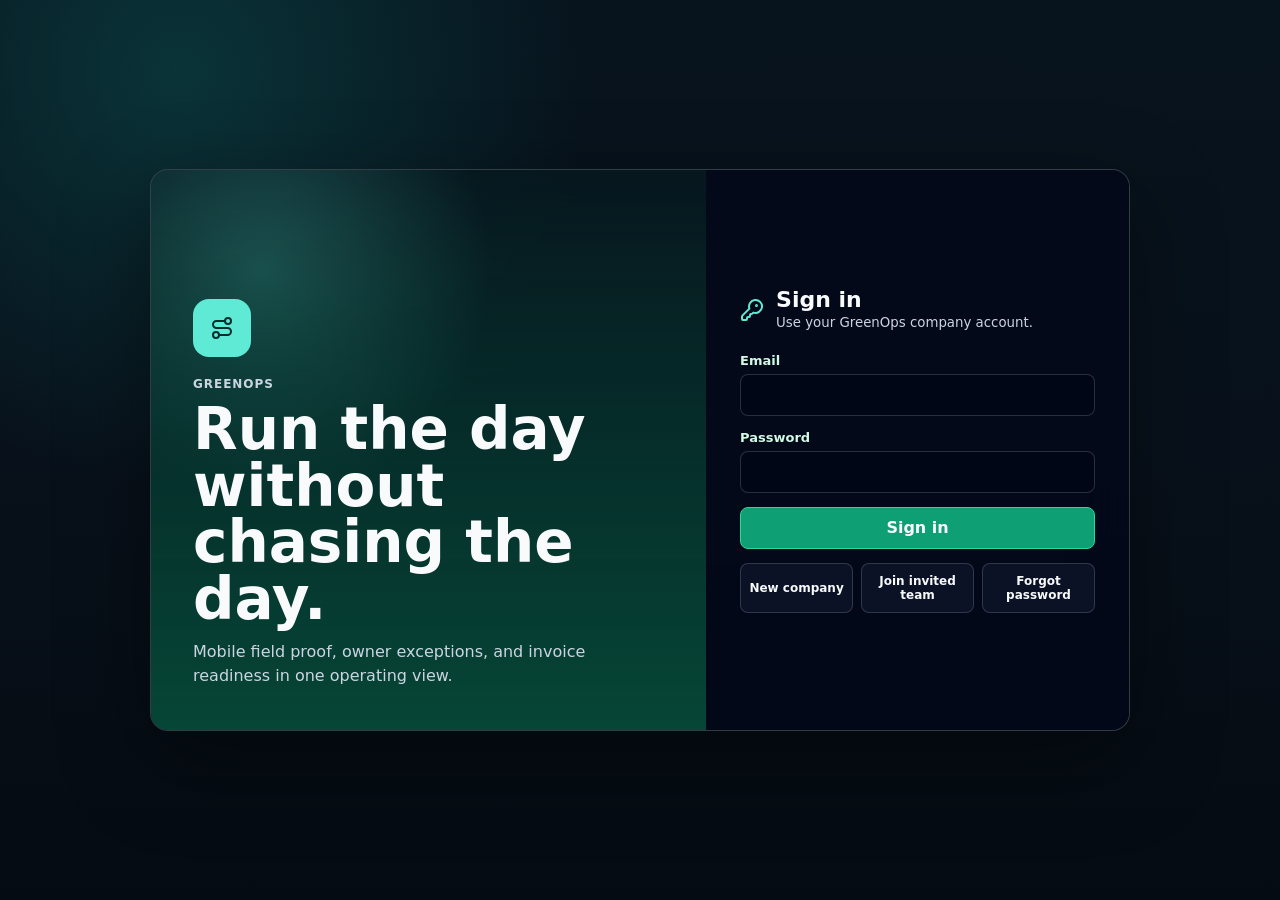
<file: index.html>
<!doctype html>
<html lang="en">
  <head>
    <meta charset="UTF-8" />
    <link rel="icon" type="image/svg+xml" href="/favicon.svg" />
    <link rel="manifest" href="/manifest.webmanifest" />
    <meta name="theme-color" content="#0f172a" />
    <meta
      name="description"
      content="GreenOps beta field operations PWA for capacity-aware lawn and landscape crews."
    />
    <meta name="viewport" content="width=device-width, initial-scale=1.0" />
    <title>GreenOps Beta</title>
    <script type="module" crossorigin src="/assets/app-CbIyAhy0.js"></script>
    <link rel="modulepreload" crossorigin href="/assets/closeoutQueue-CF06agHr.js">
    <link rel="modulepreload" crossorigin href="/assets/backend-DhM4QHrd.js">
    <link rel="stylesheet" crossorigin href="/assets/app-CPvTWcvP.css">
  </head>
  <body>
    <div id="root"></div>
  </body>
</html>
</file>
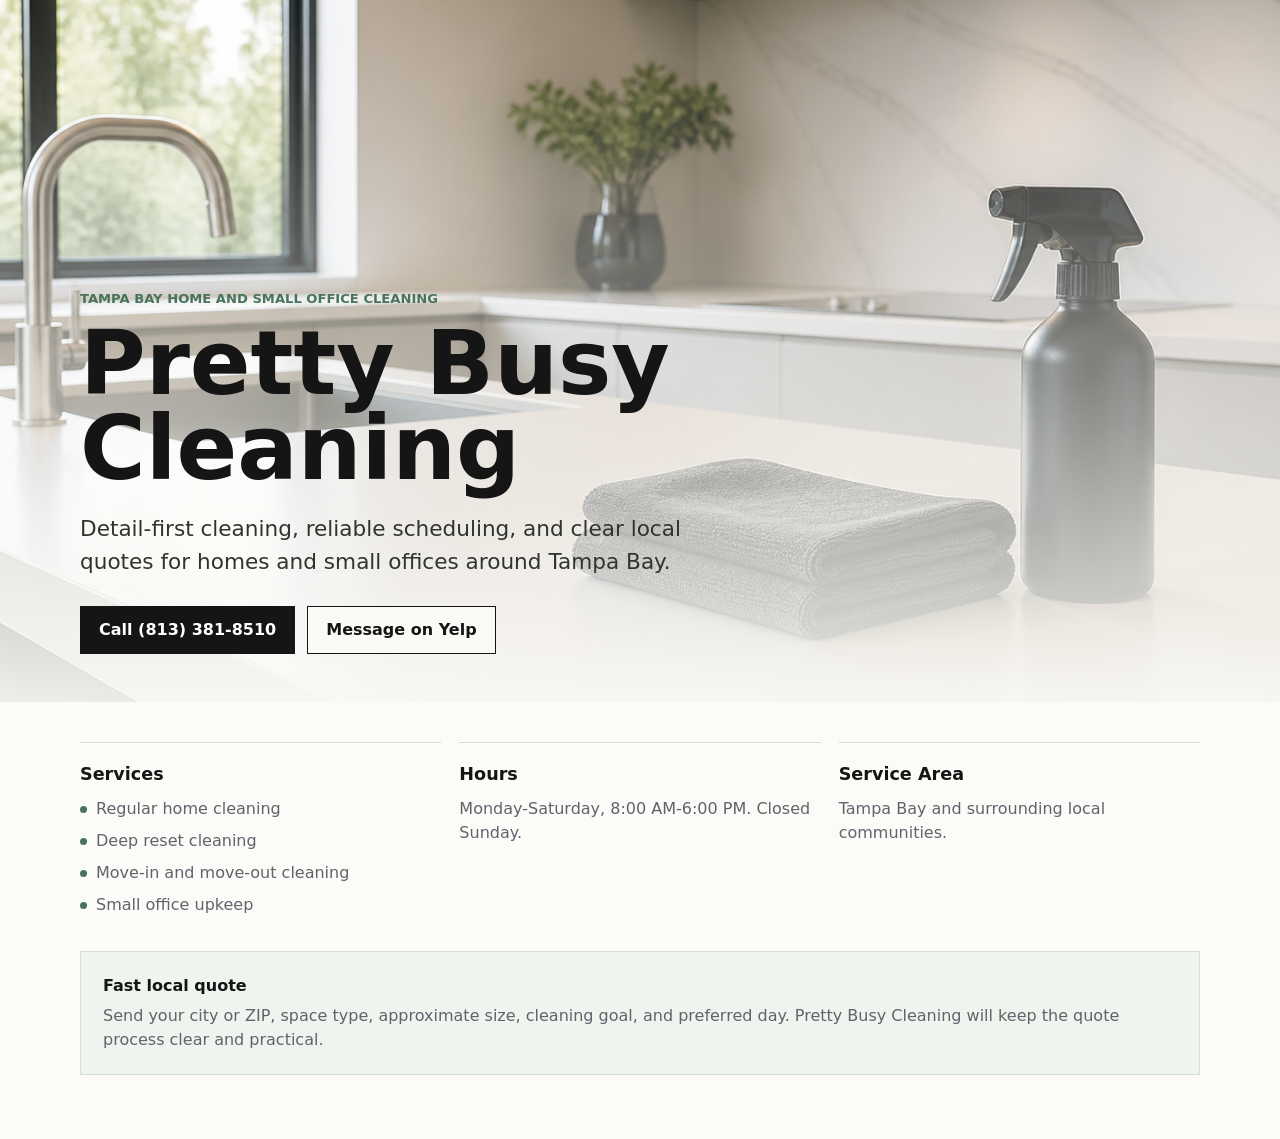
<file: pretty-busy-cleaning/index.html>
<!doctype html>
<html lang="en">
  <head>
    <meta charset="utf-8">
    <meta name="viewport" content="width=device-width, initial-scale=1">
    <title>Pretty Busy Cleaning | Tampa Bay Home and Office Cleaning</title>
    <meta
      name="description"
      content="Pretty Busy Cleaning serves Tampa Bay homes and small offices with detail-first cleaning, reliable scheduling, and clear local quotes."
    >
    <style>
      :root {
        color-scheme: light;
        --ink: #151515;
        --muted: #5f646b;
        --line: #d9ddd8;
        --leaf: #49735a;
        --mist: #eef4ee;
        --paper: #fbfbf8;
      }

      * {
        box-sizing: border-box;
      }

      body {
        margin: 0;
        font-family:
          Inter, ui-sans-serif, system-ui, -apple-system, BlinkMacSystemFont,
          "Segoe UI", sans-serif;
        background: var(--paper);
        color: var(--ink);
        line-height: 1.5;
      }

      a {
        color: inherit;
      }

      .hero {
        min-height: 78vh;
        display: grid;
        align-items: end;
        background:
          linear-gradient(180deg, rgba(251, 251, 248, 0.05), rgba(251, 251, 248, 0.92)),
          url("./assets/clean-counter.png") center / cover;
      }

      .hero-inner,
      main {
        width: min(1120px, calc(100% - 32px));
        margin: 0 auto;
      }

      .hero-inner {
        padding: 40px 0 48px;
      }

      .eyebrow {
        margin: 0 0 12px;
        color: var(--leaf);
        font-size: 0.82rem;
        font-weight: 800;
        letter-spacing: 0;
        text-transform: uppercase;
      }

      h1 {
        max-width: 780px;
        margin: 0;
        font-size: clamp(2.6rem, 7vw, 5.75rem);
        line-height: 0.95;
        letter-spacing: 0;
      }

      .lead {
        max-width: 620px;
        margin: 22px 0 0;
        color: #30342f;
        font-size: clamp(1.05rem, 2vw, 1.35rem);
      }

      .actions {
        display: flex;
        flex-wrap: wrap;
        gap: 12px;
        margin-top: 28px;
      }

      .button {
        display: inline-flex;
        min-height: 48px;
        align-items: center;
        justify-content: center;
        border: 1px solid var(--ink);
        padding: 0 18px;
        background: var(--ink);
        color: #fff;
        font-weight: 800;
        text-decoration: none;
      }

      .button.secondary {
        background: rgba(251, 251, 248, 0.88);
        color: var(--ink);
      }

      main {
        padding: 40px 0 64px;
      }

      .grid {
        display: grid;
        grid-template-columns: repeat(3, minmax(0, 1fr));
        gap: 18px;
      }

      .panel {
        border-top: 1px solid var(--line);
        padding-top: 18px;
      }

      h2 {
        margin: 0 0 10px;
        font-size: 1.1rem;
        letter-spacing: 0;
      }

      p {
        margin: 0;
        color: var(--muted);
      }

      .service-list {
        display: grid;
        gap: 8px;
        margin: 0;
        padding: 0;
        list-style: none;
        color: var(--muted);
      }

      .service-list li::before {
        content: "";
        display: inline-block;
        width: 7px;
        height: 7px;
        margin-right: 9px;
        border-radius: 50%;
        background: var(--leaf);
        vertical-align: 0.08em;
      }

      .contact-band {
        margin-top: 34px;
        border: 1px solid var(--line);
        background: var(--mist);
        padding: 22px;
      }

      .contact-band strong {
        display: block;
        margin-bottom: 6px;
      }

      @media (max-width: 760px) {
        .hero {
          min-height: 72vh;
        }

        .grid {
          grid-template-columns: 1fr;
        }
      }
    </style>
  </head>
  <body>
    <section class="hero" aria-label="Pretty Busy Cleaning">
      <div class="hero-inner">
        <p class="eyebrow">Tampa Bay home and small office cleaning</p>
        <h1>Pretty Busy Cleaning</h1>
        <p class="lead">
          Detail-first cleaning, reliable scheduling, and clear local quotes for homes
          and small offices around Tampa Bay.
        </p>
        <div class="actions" aria-label="Contact actions">
          <a class="button" href="tel:+18133818510">Call (813) 381-8510</a>
          <a class="button secondary" href="https://yelp.com/biz/pretty-busy-cleaning-tampa-bay">Message on Yelp</a>
        </div>
      </div>
    </section>

    <main>
      <section class="grid" aria-label="Services and hours">
        <div class="panel">
          <h2>Services</h2>
          <ul class="service-list">
            <li>Regular home cleaning</li>
            <li>Deep reset cleaning</li>
            <li>Move-in and move-out cleaning</li>
            <li>Small office upkeep</li>
          </ul>
        </div>
        <div class="panel">
          <h2>Hours</h2>
          <p>Monday-Saturday, 8:00 AM-6:00 PM. Closed Sunday.</p>
        </div>
        <div class="panel">
          <h2>Service Area</h2>
          <p>Tampa Bay and surrounding local communities.</p>
        </div>
      </section>

      <section class="contact-band" aria-label="Quote details">
        <strong>Fast local quote</strong>
        <p>
          Send your city or ZIP, space type, approximate size, cleaning goal, and
          preferred day. Pretty Busy Cleaning will keep the quote process clear and
          practical.
        </p>
      </section>
    </main>
  </body>
</html>
</file>
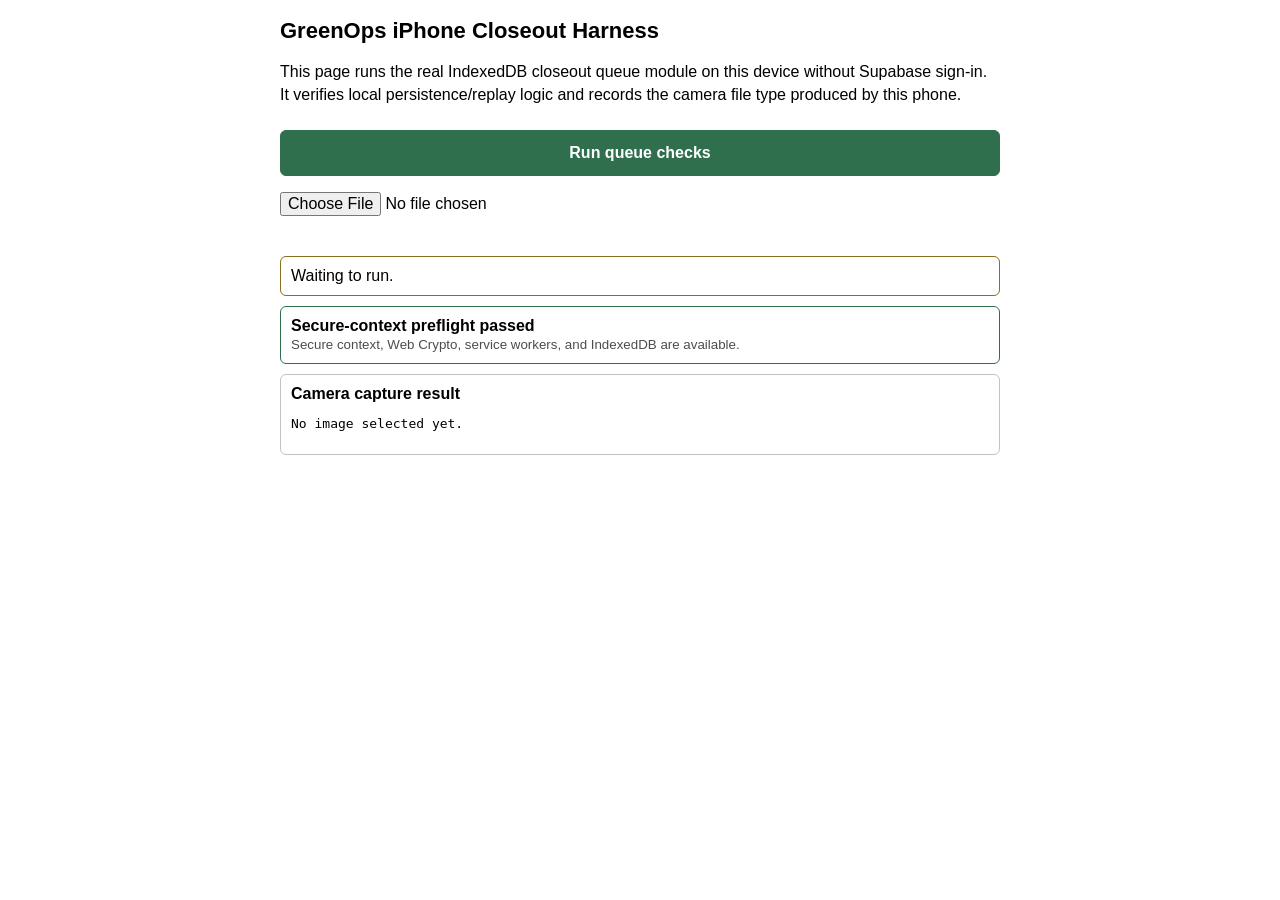
<file: iphone-closeout-harness.html>
<!doctype html>
<html lang="en">
  <head>
    <meta charset="UTF-8" />
    <meta name="viewport" content="width=device-width, initial-scale=1.0" />
    <title>GreenOps iPhone Closeout Harness</title>
    <style>
      :root {
        color-scheme: light dark;
        font-family: -apple-system, BlinkMacSystemFont, "Segoe UI", sans-serif;
      }

      body {
        margin: 0;
        padding: 18px;
        background: Canvas;
        color: CanvasText;
      }

      main {
        max-width: 720px;
        margin: 0 auto;
      }

      h1 {
        font-size: 22px;
        margin: 0 0 10px;
      }

      p {
        line-height: 1.45;
      }

      button,
      input {
        box-sizing: border-box;
        width: 100%;
        min-height: 46px;
        margin: 8px 0;
        font: inherit;
      }

      button {
        border: 1px solid #2f6f4e;
        background: #2f6f4e;
        color: white;
        border-radius: 6px;
        font-weight: 700;
      }

      .result {
        border: 1px solid color-mix(in srgb, CanvasText 24%, transparent);
        border-radius: 6px;
        padding: 10px;
        margin: 10px 0;
      }

      .pass {
        border-color: #2f6f4e;
      }

      .fail {
        border-color: #b3261e;
      }

      .pending {
        border-color: #8a6d1d;
      }

      code,
      pre {
        white-space: pre-wrap;
        overflow-wrap: anywhere;
      }

      small {
        color: color-mix(in srgb, CanvasText 70%, transparent);
      }
    </style>
    <script type="module" crossorigin src="/assets/iphoneCloseoutHarness-D03K1wME.js"></script>
    <link rel="modulepreload" crossorigin href="/assets/closeoutQueue-CF06agHr.js">
  </head>
  <body>
    <main>
      <h1>GreenOps iPhone Closeout Harness</h1>
      <p>
        This page runs the real IndexedDB closeout queue module on this device without Supabase sign-in.
        It verifies local persistence/replay logic and records the camera file type produced by this phone.
      </p>

      <button id="run">Run queue checks</button>
      <input id="camera" type="file" accept="image/*" capture="environment" />

      <section id="summary" class="result pending">Waiting to run.</section>
      <section id="preflight" class="result pending">Checking browser capabilities...</section>
      <section id="results"></section>
      <section class="result">
        <strong>Camera capture result</strong>
        <pre id="camera-result">No image selected yet.</pre>
      </section>
    </main>

  </body>
</html>
</file>
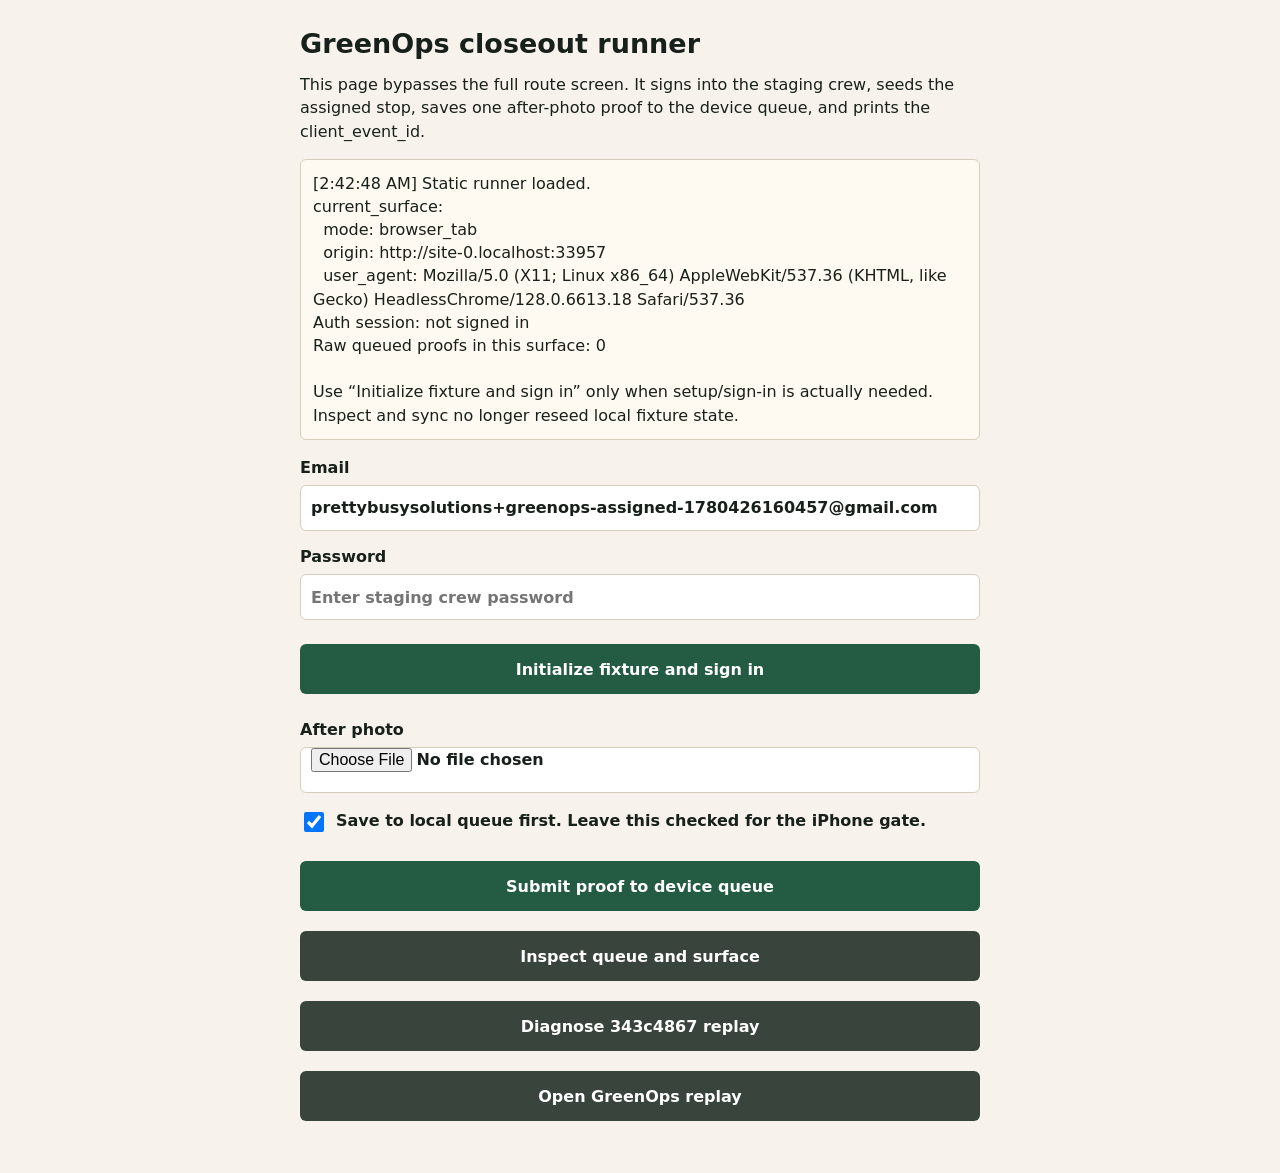
<file: staging-closeout-runner.html>
<!doctype html>
<html lang="en">
  <head>
    <meta charset="UTF-8" />
    <meta name="viewport" content="width=device-width, initial-scale=1.0" />
    <meta name="apple-mobile-web-app-capable" content="yes" />
    <meta name="apple-mobile-web-app-status-bar-style" content="default" />
    <meta name="apple-mobile-web-app-title" content="GreenOps Runner" />
    <meta name="theme-color" content="#245b43" />
    <link rel="manifest" href="/runner-manifest.webmanifest" />
    <title>GreenOps Closeout Runner</title>
    <style>
      body {
        margin: 0;
        background: #f7f3ec;
        color: #18201b;
        font: 16px/1.45 system-ui, -apple-system, BlinkMacSystemFont, "Segoe UI", sans-serif;
      }

      main {
        max-width: 680px;
        margin: 0 auto;
        padding: 24px 18px 42px;
      }

      h1 {
        margin: 0 0 10px;
        font-size: 27px;
        letter-spacing: 0;
      }

      p {
        margin: 0 0 14px;
      }

      label {
        display: grid;
        gap: 6px;
        margin: 14px 0;
        font-weight: 700;
      }

      input {
        min-height: 44px;
        border: 1px solid #d7cdbc;
        border-radius: 6px;
        background: white;
        color: #18201b;
        font: inherit;
        padding: 0 10px;
      }

      input[type="checkbox"] {
        min-height: auto;
        width: 20px;
        height: 20px;
        padding: 0;
      }

      .check-row {
        display: grid;
        grid-template-columns: 28px 1fr;
        align-items: start;
        gap: 8px;
        margin: 16px 0;
        font-weight: 700;
      }

      button {
        width: 100%;
        min-height: 50px;
        margin: 10px 0;
        border: 0;
        border-radius: 6px;
        background: #245b43;
        color: white;
        font: inherit;
        font-weight: 800;
      }

      button.secondary {
        background: #39443d;
      }

      button:disabled {
        background: #8a918b;
      }

      .status {
        min-height: 132px;
        margin: 16px 0;
        overflow-wrap: anywhere;
        white-space: pre-wrap;
        border: 1px solid #d7cdbc;
        border-radius: 6px;
        background: #fffaf1;
        padding: 12px;
        position: sticky;
        top: 0;
        z-index: 2;
      }
    </style>
    <script type="module" crossorigin src="/assets/stagingCloseoutRunner-BJ3FuMVs.js"></script>
    <link rel="modulepreload" crossorigin href="/assets/closeoutQueue-CF06agHr.js">
    <link rel="modulepreload" crossorigin href="/assets/backend-DhM4QHrd.js">
  </head>
  <body>
    <main>
      <h1>GreenOps closeout runner</h1>
      <p>This page bypasses the full route screen. It signs into the staging crew, seeds the assigned stop, saves one after-photo proof to the device queue, and prints the client_event_id.</p>
      <div class="status" id="status">Loading persisted runner state...</div>

      <label>
        Email
        <input id="email" autocomplete="username" value="prettybusysolutions+greenops-assigned-1780426160457@gmail.com" />
      </label>

      <label>
        Password
        <input id="password" autocomplete="current-password" placeholder="Enter staging crew password" type="password" />
      </label>

      <button type="button" id="signin">Initialize fixture and sign in</button>

      <label>
        After photo
        <input id="photo" accept="image/jpeg,image/png,image/webp" capture="environment" type="file" />
      </label>

      <label class="check-row">
        <input id="queueOnly" type="checkbox" checked />
        <span>Save to local queue first. Leave this checked for the iPhone gate.</span>
      </label>

      <button type="button" id="submit">Submit proof to device queue</button>
      <button class="secondary" type="button" id="inspect">Inspect queue and surface</button>
      <button class="secondary" type="button" id="sync">Diagnose 343c4867 replay</button>
      <button class="secondary" type="button" id="openApp">Open GreenOps replay</button>
    </main>

  </body>
</html>
</file>
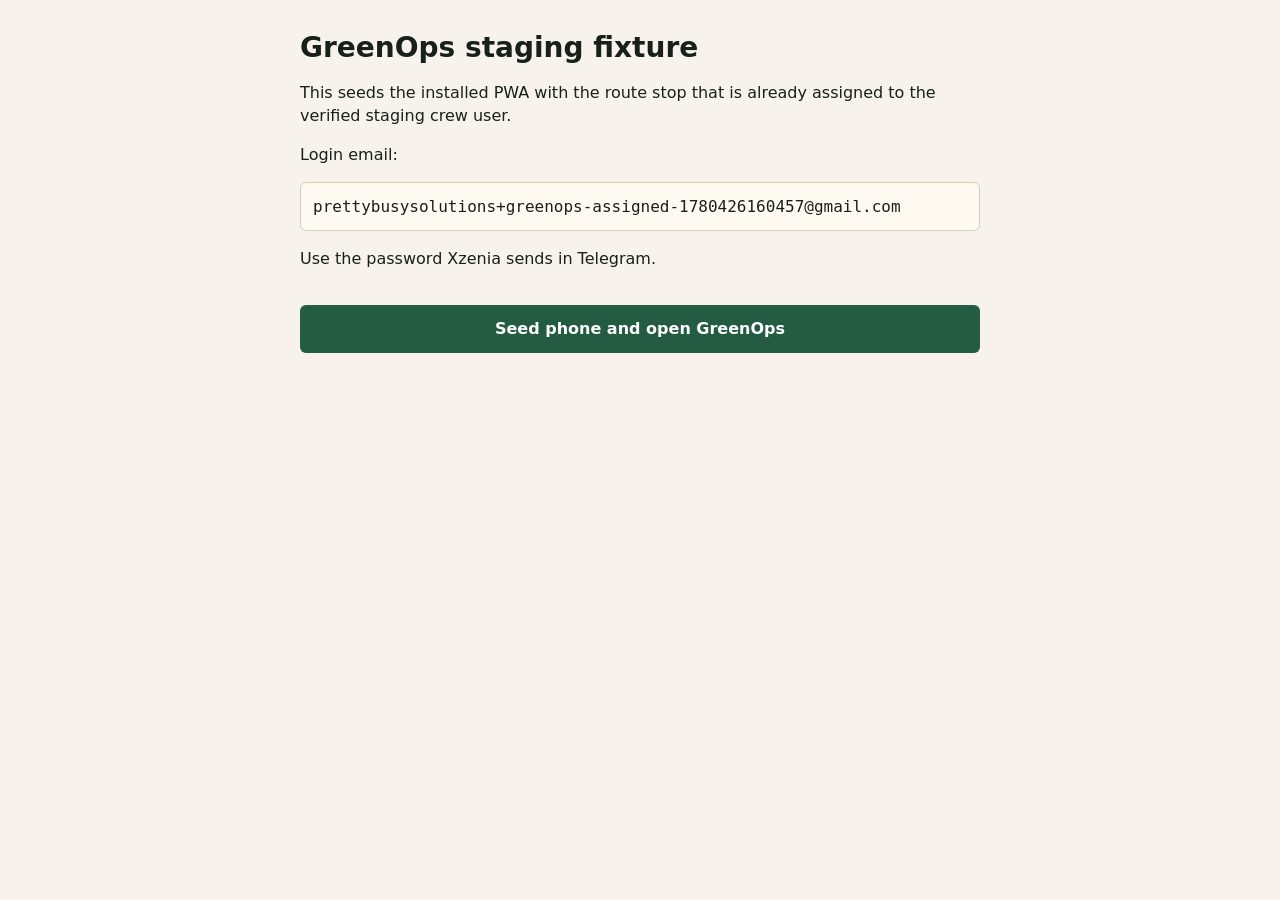
<file: staging-iphone-fixture.html>
<!doctype html>
<html lang="en">
  <head>
    <meta charset="UTF-8" />
    <meta name="viewport" content="width=device-width, initial-scale=1.0" />
    <title>GreenOps Staging Fixture</title>
    <style>
      body {
        margin: 0;
        background: #f7f3ec;
        color: #18201b;
        font: 16px/1.45 system-ui, -apple-system, BlinkMacSystemFont, "Segoe UI", sans-serif;
      }

      main {
        max-width: 680px;
        margin: 0 auto;
        padding: 28px 20px;
      }

      h1 {
        margin: 0 0 12px;
        font-size: 28px;
        letter-spacing: 0;
      }

      p {
        margin: 0 0 16px;
      }

      code {
        display: block;
        overflow-wrap: anywhere;
        padding: 12px;
        border: 1px solid #d7cdbc;
        border-radius: 6px;
        background: #fffaf1;
      }

      button {
        width: 100%;
        min-height: 48px;
        margin-top: 18px;
        border: 0;
        border-radius: 6px;
        background: #245b43;
        color: white;
        font: inherit;
        font-weight: 700;
      }
    </style>
  </head>
  <body>
    <main>
      <h1>GreenOps staging fixture</h1>
      <p>This seeds the installed PWA with the route stop that is already assigned to the verified staging crew user.</p>
      <p>Login email:</p>
      <code>prettybusysolutions+greenops-assigned-1780426160457@gmail.com</code>
      <p style="margin-top:16px">Use the password Xzenia sends in Telegram.</p>
      <button type="button" id="seed">Seed phone and open GreenOps</button>
    </main>

    <script>
      const fixture = {
        company: {
          billingPreference: 'Manual review',
          name: 'GreenOps staging negative test 1780426160457',
          serviceArea: 'Staging route stop fixture',
        },
        clients: [
          {
            billingType: 'Manual review',
            email: '',
            id: '4acc8717-ae10-4fa5-a4e2-aa70bfc533ba',
            name: 'Staging Client 1780426160457',
            notes: '',
            phone: '',
          },
        ],
        crews: [
          {
            foreman: 'Assigned Laborer 1780426160457',
            id: '928117a8-8d0e-4ea2-b04e-c5dda9130c65',
            name: 'Staging Crew 1780426160457',
          },
        ],
        properties: [
          {
            accessNotes: 'Assigned staging stop for real-backend iPhone replay.',
            address: '1 Test Way',
            clientId: '4acc8717-ae10-4fa5-a4e2-aa70bfc533ba',
            id: '2e5ed0a1-ecb7-4d74-9ae8-a187f9f8f368',
            name: 'Staging Property 1780426160457',
            serviceNotes: 'Use for one completed closeout with after photo.',
          },
        ],
        services: [
          {
            billingStatus: 'Ready to invoice',
            budgetedHours: 1,
            crewId: '928117a8-8d0e-4ea2-b04e-c5dda9130c65',
            equipment: 'Standard mow rig',
            id: '66be13e5-2202-4142-8cdd-4dbe56c9d243',
            price: '100',
            propertyId: '2e5ed0a1-ecb7-4d74-9ae8-a187f9f8f368',
            serviceType: 'Weekly maintenance',
            weatherSensitive: false,
          },
        ],
      }

      document.getElementById('seed').addEventListener('click', () => {
        localStorage.setItem('greenops-staging-iphone-fixture', '1')
        localStorage.setItem('greenops-setup-company', JSON.stringify(fixture.company))
        localStorage.setItem('greenops-setup-clients', JSON.stringify(fixture.clients))
        localStorage.setItem('greenops-setup-crews', JSON.stringify(fixture.crews))
        localStorage.setItem('greenops-setup-properties', JSON.stringify(fixture.properties))
        localStorage.setItem('greenops-setup-services', JSON.stringify(fixture.services))
        window.location.assign('/')
      })
    </script>
  </body>
</html>
</file>
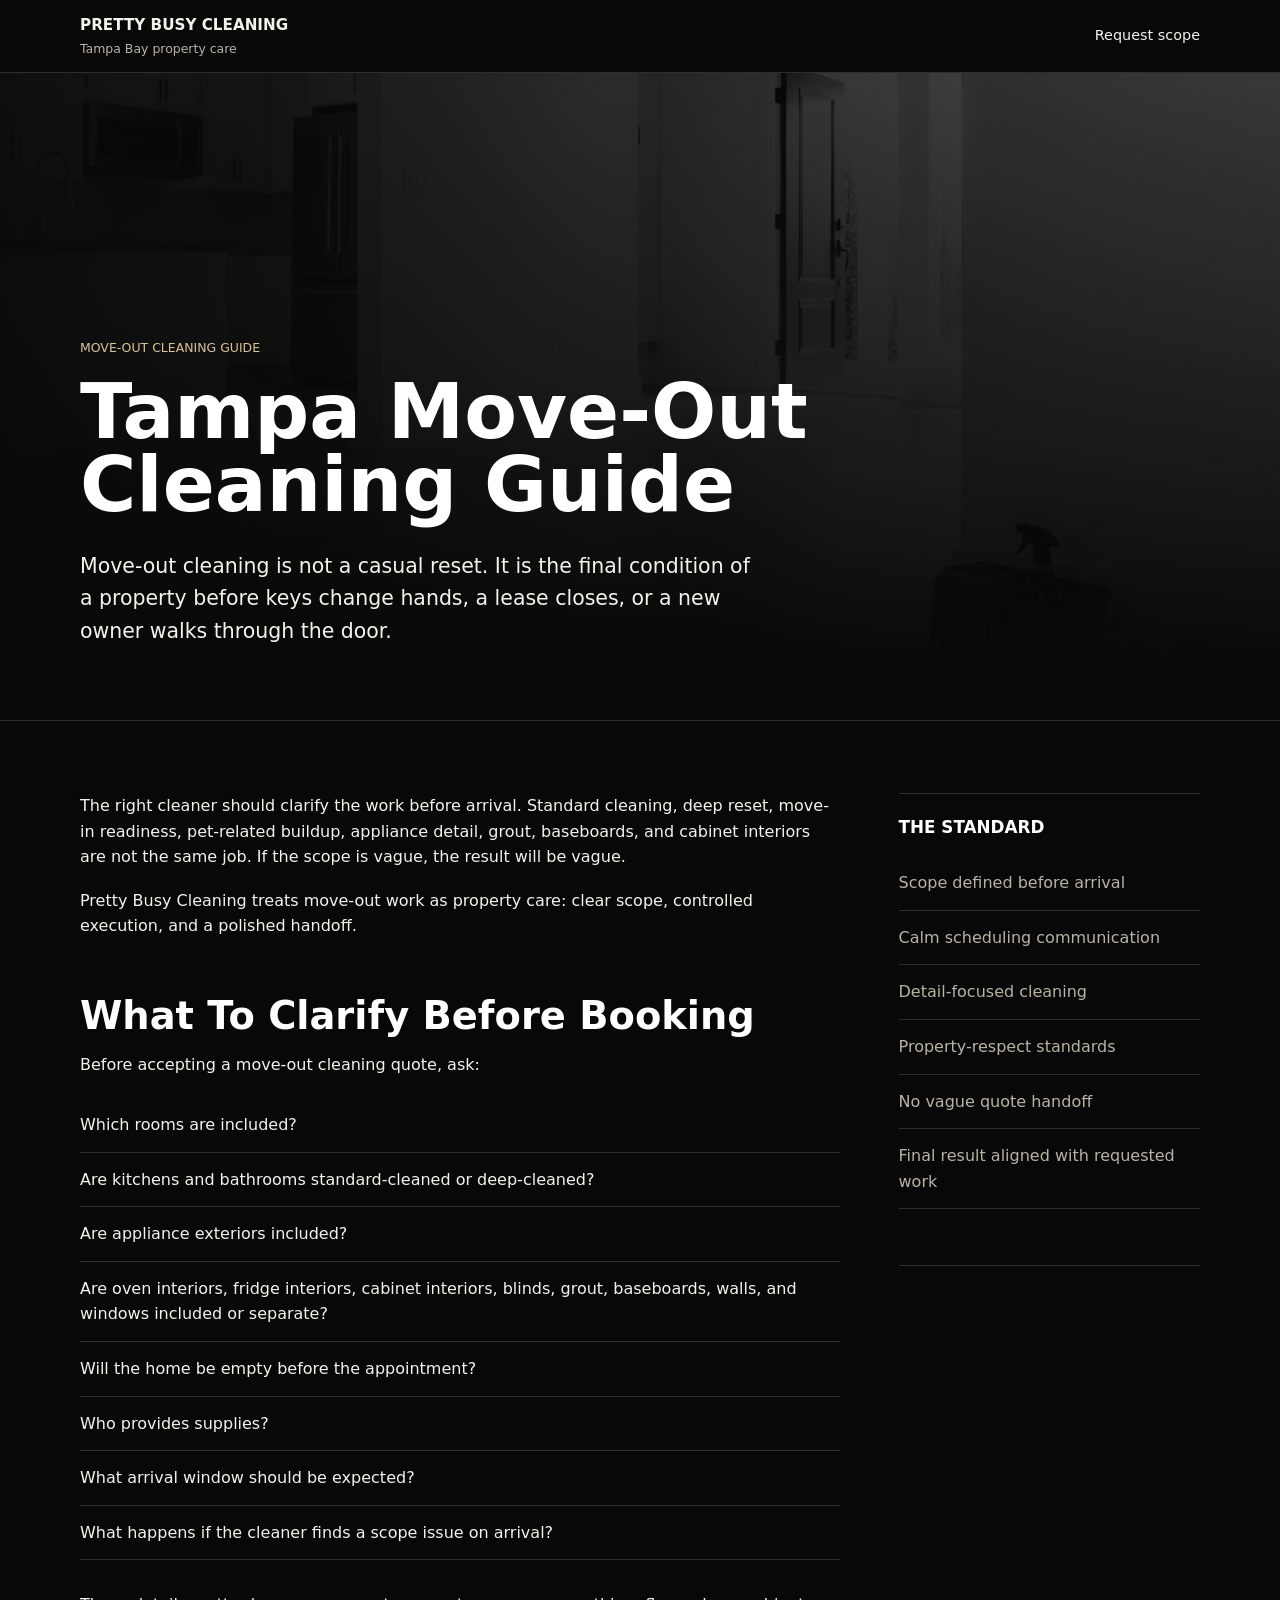
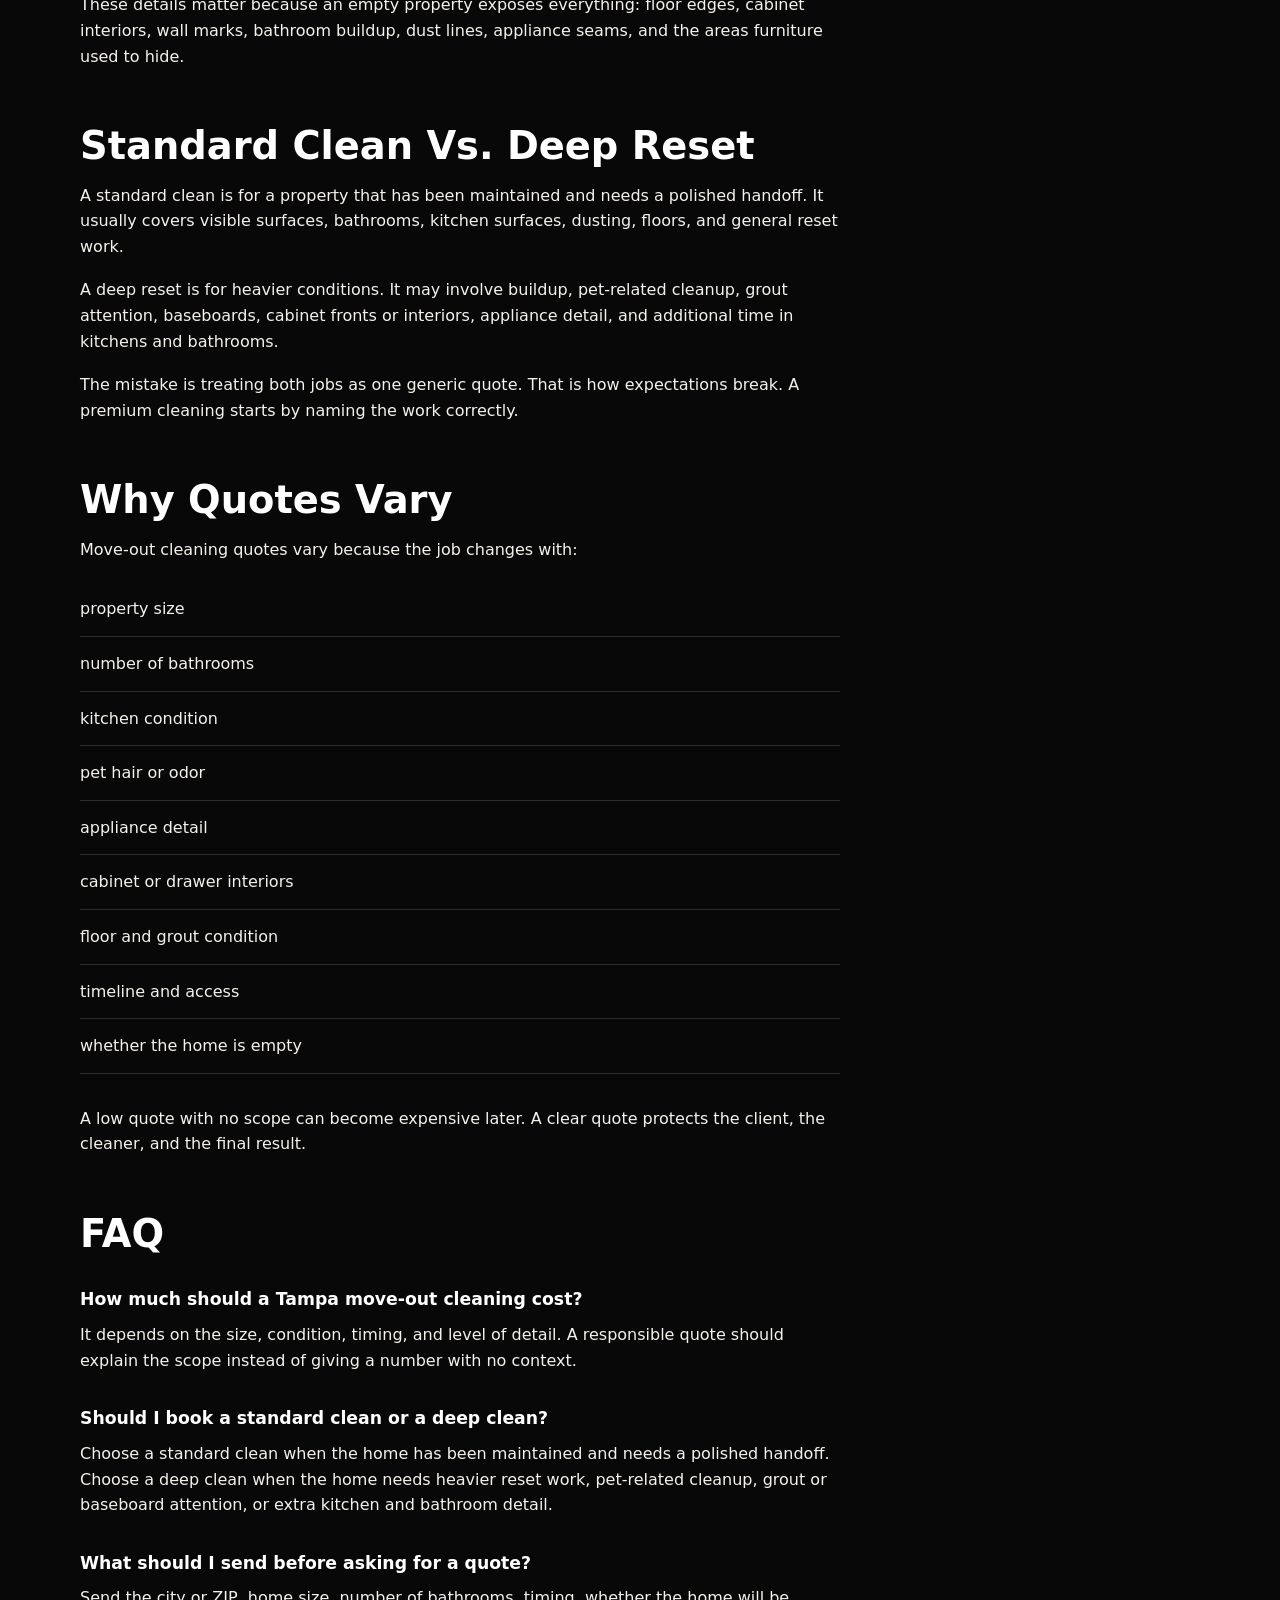
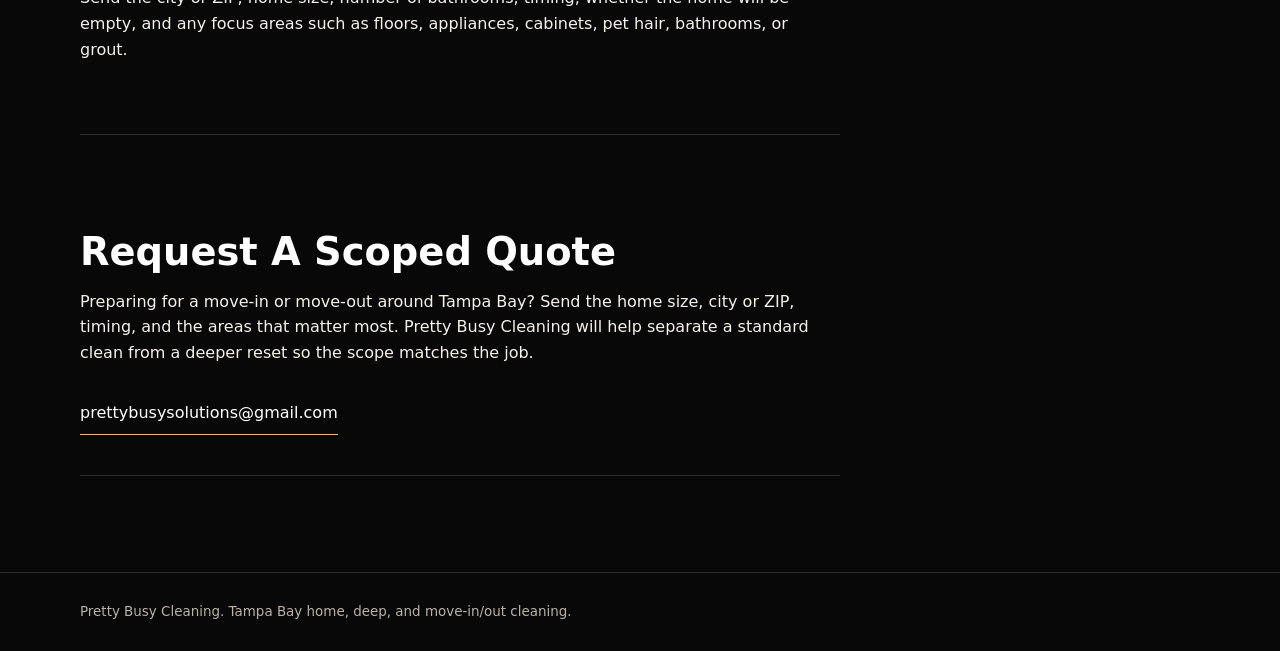
<file: pretty-busy/tampa-move-out-cleaning-guide.html>
<!doctype html>
<html lang="en">
  <head>
    <meta charset="utf-8" />
    <meta name="viewport" content="width=device-width, initial-scale=1" />
    <meta
      name="description"
      content="A precise Tampa move-out cleaning guide from Pretty Busy Cleaning."
    />
    <title>Tampa Move-Out Cleaning Guide | Pretty Busy Cleaning</title>
    <style>
      :root {
        color-scheme: dark;
        --ink: #f5f2ec;
        --muted: #b9b2a6;
        --line: rgba(245, 242, 236, 0.16);
        --panel: #151515;
        --panel-2: #0d0d0d;
        --accent: #d8c29d;
        --white: #ffffff;
      }

      * {
        box-sizing: border-box;
      }

      body {
        margin: 0;
        background: #080808;
        color: var(--ink);
        font-family:
          Inter, ui-sans-serif, system-ui, -apple-system, BlinkMacSystemFont,
          "Segoe UI", sans-serif;
        line-height: 1.6;
      }

      a {
        color: inherit;
      }

      .shell {
        min-height: 100vh;
        background:
          linear-gradient(180deg, rgba(8, 8, 8, 0.18), #080808 78%),
          #080808;
      }

      header {
        border-bottom: 1px solid var(--line);
        background: rgba(8, 8, 8, 0.9);
      }

      .nav {
        width: min(1120px, calc(100% - 32px));
        min-height: 72px;
        margin: 0 auto;
        display: flex;
        align-items: center;
        justify-content: space-between;
        gap: 24px;
      }

      .brand {
        display: flex;
        flex-direction: column;
        gap: 2px;
        letter-spacing: 0;
      }

      .brand strong {
        font-size: 0.95rem;
        text-transform: uppercase;
      }

      .brand span {
        color: var(--muted);
        font-size: 0.78rem;
      }

      .nav a {
        color: var(--ink);
        font-size: 0.9rem;
        text-decoration: none;
        border-bottom: 1px solid transparent;
      }

      .nav a:hover {
        border-color: var(--accent);
      }

      .hero {
        position: relative;
        min-height: 72vh;
        display: grid;
        align-items: end;
        overflow: hidden;
        border-bottom: 1px solid var(--line);
      }

      .hero img {
        position: absolute;
        inset: 0;
        width: 100%;
        height: 100%;
        object-fit: cover;
        opacity: 0.46;
        filter: saturate(0.78) contrast(1.1);
      }

      .hero::after {
        content: "";
        position: absolute;
        inset: 0;
        background:
          linear-gradient(90deg, rgba(8, 8, 8, 0.92), rgba(8, 8, 8, 0.34)),
          linear-gradient(180deg, rgba(8, 8, 8, 0.1), #080808 94%);
      }

      .hero-inner {
        position: relative;
        z-index: 1;
        width: min(1120px, calc(100% - 32px));
        margin: 0 auto;
        padding: 88px 0 72px;
      }

      .kicker {
        margin: 0 0 18px;
        color: var(--accent);
        font-size: 0.78rem;
        text-transform: uppercase;
        letter-spacing: 0;
      }

      h1 {
        max-width: 820px;
        margin: 0;
        color: var(--white);
        font-size: clamp(2.4rem, 6vw, 5.8rem);
        line-height: 0.95;
        letter-spacing: 0;
      }

      .lede {
        max-width: 680px;
        margin: 28px 0 0;
        color: var(--ink);
        font-size: clamp(1rem, 2vw, 1.28rem);
      }

      main {
        width: min(1120px, calc(100% - 32px));
        margin: 0 auto;
        padding: 72px 0 96px;
      }

      .article-grid {
        display: grid;
        grid-template-columns: minmax(0, 0.86fr) minmax(260px, 0.34fr);
        gap: 56px;
        align-items: start;
      }

      article {
        max-width: 760px;
      }

      h2 {
        margin: 56px 0 16px;
        color: var(--white);
        font-size: clamp(1.55rem, 3vw, 2.4rem);
        line-height: 1.08;
        letter-spacing: 0;
      }

      h3 {
        margin: 32px 0 8px;
        color: var(--white);
        font-size: 1.08rem;
        letter-spacing: 0;
      }

      p {
        margin: 0 0 18px;
        color: var(--ink);
        font-size: 1rem;
      }

      ul {
        margin: 20px 0 32px;
        padding: 0;
        list-style: none;
      }

      li {
        padding: 14px 0;
        border-bottom: 1px solid var(--line);
        color: var(--ink);
      }

      aside {
        position: sticky;
        top: 24px;
        padding: 24px 0;
        border-top: 1px solid var(--line);
        border-bottom: 1px solid var(--line);
      }

      aside h2 {
        margin-top: 0;
        font-size: 1.05rem;
        text-transform: uppercase;
      }

      .standard-list li {
        color: var(--muted);
      }

      .cta {
        margin-top: 72px;
        padding: 40px 0;
        border-top: 1px solid var(--line);
        border-bottom: 1px solid var(--line);
      }

      .cta p {
        max-width: 760px;
      }

      .cta a {
        display: inline-flex;
        min-height: 44px;
        margin-top: 8px;
        align-items: center;
        border-bottom: 1px solid var(--accent);
        color: var(--white);
        text-decoration: none;
      }

      footer {
        border-top: 1px solid var(--line);
        color: var(--muted);
      }

      .footer-inner {
        width: min(1120px, calc(100% - 32px));
        margin: 0 auto;
        padding: 28px 0;
        font-size: 0.84rem;
      }

      @media (max-width: 820px) {
        .nav {
          min-height: 64px;
        }

        .hero {
          min-height: 68vh;
        }

        .article-grid {
          grid-template-columns: 1fr;
          gap: 28px;
        }

        aside {
          position: static;
        }
      }
    </style>
  </head>
  <body>
    <div class="shell">
      <header>
        <nav class="nav" aria-label="Primary">
          <div class="brand">
            <strong>Pretty Busy Cleaning</strong>
            <span>Tampa Bay property care</span>
          </div>
          <a href="mailto:prettybusysolutions@gmail.com">Request scope</a>
        </nav>
      </header>

      <section class="hero">
        <img
          src="assets/pretty-busy-move-in-out-20260629.png"
          alt="A clean interior surface prepared for move-in or move-out service"
        />
        <div class="hero-inner">
          <p class="kicker">Move-out cleaning guide</p>
          <h1>Tampa Move-Out Cleaning Guide</h1>
          <p class="lede">
            Move-out cleaning is not a casual reset. It is the final condition
            of a property before keys change hands, a lease closes, or a new
            owner walks through the door.
          </p>
        </div>
      </section>

      <main>
        <div class="article-grid">
          <article>
            <p>
              The right cleaner should clarify the work before arrival. Standard
              cleaning, deep reset, move-in readiness, pet-related buildup,
              appliance detail, grout, baseboards, and cabinet interiors are
              not the same job. If the scope is vague, the result will be vague.
            </p>

            <p>
              Pretty Busy Cleaning treats move-out work as property care: clear
              scope, controlled execution, and a polished handoff.
            </p>

            <h2>What To Clarify Before Booking</h2>
            <p>Before accepting a move-out cleaning quote, ask:</p>
            <ul>
              <li>Which rooms are included?</li>
              <li>Are kitchens and bathrooms standard-cleaned or deep-cleaned?</li>
              <li>Are appliance exteriors included?</li>
              <li>
                Are oven interiors, fridge interiors, cabinet interiors,
                blinds, grout, baseboards, walls, and windows included or
                separate?
              </li>
              <li>Will the home be empty before the appointment?</li>
              <li>Who provides supplies?</li>
              <li>What arrival window should be expected?</li>
              <li>
                What happens if the cleaner finds a scope issue on arrival?
              </li>
            </ul>

            <p>
              These details matter because an empty property exposes everything:
              floor edges, cabinet interiors, wall marks, bathroom buildup,
              dust lines, appliance seams, and the areas furniture used to hide.
            </p>

            <h2>Standard Clean Vs. Deep Reset</h2>
            <p>
              A standard clean is for a property that has been maintained and
              needs a polished handoff. It usually covers visible surfaces,
              bathrooms, kitchen surfaces, dusting, floors, and general reset
              work.
            </p>
            <p>
              A deep reset is for heavier conditions. It may involve buildup,
              pet-related cleanup, grout attention, baseboards, cabinet fronts
              or interiors, appliance detail, and additional time in kitchens
              and bathrooms.
            </p>
            <p>
              The mistake is treating both jobs as one generic quote. That is
              how expectations break. A premium cleaning starts by naming the
              work correctly.
            </p>

            <h2>Why Quotes Vary</h2>
            <p>Move-out cleaning quotes vary because the job changes with:</p>
            <ul>
              <li>property size</li>
              <li>number of bathrooms</li>
              <li>kitchen condition</li>
              <li>pet hair or odor</li>
              <li>appliance detail</li>
              <li>cabinet or drawer interiors</li>
              <li>floor and grout condition</li>
              <li>timeline and access</li>
              <li>whether the home is empty</li>
            </ul>
            <p>
              A low quote with no scope can become expensive later. A clear
              quote protects the client, the cleaner, and the final result.
            </p>

            <h2>FAQ</h2>
            <h3>How much should a Tampa move-out cleaning cost?</h3>
            <p>
              It depends on the size, condition, timing, and level of detail. A
              responsible quote should explain the scope instead of giving a
              number with no context.
            </p>

            <h3>Should I book a standard clean or a deep clean?</h3>
            <p>
              Choose a standard clean when the home has been maintained and
              needs a polished handoff. Choose a deep clean when the home needs
              heavier reset work, pet-related cleanup, grout or baseboard
              attention, or extra kitchen and bathroom detail.
            </p>

            <h3>What should I send before asking for a quote?</h3>
            <p>
              Send the city or ZIP, home size, number of bathrooms, timing,
              whether the home will be empty, and any focus areas such as
              floors, appliances, cabinets, pet hair, bathrooms, or grout.
            </p>

            <div class="cta" id="request">
              <h2>Request A Scoped Quote</h2>
              <p>
                Preparing for a move-in or move-out around Tampa Bay? Send the
                home size, city or ZIP, timing, and the areas that matter most.
                Pretty Busy Cleaning will help separate a standard clean from a
                deeper reset so the scope matches the job.
              </p>
              <a href="mailto:prettybusysolutions@gmail.com"
                >prettybusysolutions@gmail.com</a
              >
            </div>
          </article>

          <aside aria-label="Pretty Busy standard">
            <h2>The Standard</h2>
            <ul class="standard-list">
              <li>Scope defined before arrival</li>
              <li>Calm scheduling communication</li>
              <li>Detail-focused cleaning</li>
              <li>Property-respect standards</li>
              <li>No vague quote handoff</li>
              <li>Final result aligned with requested work</li>
            </ul>
          </aside>
        </div>
      </main>

      <footer>
        <div class="footer-inner">
          Pretty Busy Cleaning. Tampa Bay home, deep, and move-in/out cleaning.
        </div>
      </footer>
    </div>
  </body>
</html>
</file>
<file: assets/app-CPvTWcvP.css>
:root{color:#f8fafc;font-synthesis:none;text-rendering:optimizelegibility;-webkit-font-smoothing:antialiased;-moz-osx-font-smoothing:grayscale;background:#0f172a;font-family:Inter,ui-sans-serif,system-ui,-apple-system,BlinkMacSystemFont,Segoe UI,sans-serif}*{box-sizing:border-box}html{background:#0f172a;min-width:320px}body{min-width:320px;min-height:100svh;margin:0}button,input,select,textarea{font:inherit}.app-shell{color:#f8fafc;background:radial-gradient(circle at 14% 8%,#14b8a633,#0000 30%),linear-gradient(#07131d 0%,#08111b 48%,#050b12 100%);min-height:100svh;padding:22px}.app-shell>*{min-width:0;max-width:100%}.auth-shell{place-items:center;display:grid}.auth-card{-webkit-backdrop-filter:blur(24px);backdrop-filter:blur(24px);background:#07131dd1;border:1px solid #e2e8f033;border-radius:18px;grid-template-columns:minmax(0,1.05fr) minmax(340px,.8fr);width:min(980px,100%);display:grid;overflow:hidden;box-shadow:0 30px 90px #0006}.auth-brand{background:linear-gradient(#064e3b14,#064e3be0),radial-gradient(circle at 20% 18%,#5eead447,#0000 36%);align-content:end;gap:18px;min-height:560px;padding:42px;display:grid}.auth-brand h1{max-width:560px;margin:8px 0 12px;font-size:clamp(34px,5vw,58px);line-height:.98}.auth-brand p,.auth-form-heading small{color:#cbd5e1;margin:0;line-height:1.5}.auth-mark{color:#042f2e;background:#5eead4;border-radius:16px;place-items:center;width:58px;height:58px;display:grid}.auth-form{background:#020617a8;align-content:center;gap:14px;padding:34px;display:grid}.auth-form-heading{align-items:center;gap:12px;margin-bottom:6px;display:flex}.auth-form-heading svg{color:#5eead4}.auth-form-heading strong{font-size:22px;display:block}.auth-form label{color:#d1fae5;gap:6px;font-size:13px;font-weight:900;display:grid}.primary-auth-action{background:#0f9f74;border-color:#34d399}.auth-secondary-actions{grid-template-columns:repeat(3,minmax(0,1fr));gap:8px;display:grid}.auth-secondary-actions button{padding-inline:8px;font-size:12px}.auth-message{color:#d1fae5;background:#0f172ac7;border-radius:8px;padding:10px;line-height:1.45}.hero,.hero-actions,.role-strip,.app-nav,.setup-status,.auth-band,.decision-actions,.summary-card,.panel-heading,.route-meta,.primary-actions,.stop-actions,.proof-actions,.note-actions,.access-band,.activity-row,.check-item{display:flex}.hero{justify-content:space-between;align-items:flex-start;gap:16px;margin-bottom:14px}.hero h1{letter-spacing:0;max-width:840px;margin:4px 0 0;font-size:34px;line-height:1.08}.eyebrow{color:#5eead4;letter-spacing:.08em;text-transform:uppercase;margin:0;font-size:12px;font-weight:900}.hero-actions{align-items:center;gap:8px}.hero-actions span,button{color:#f8fafc;min-height:42px;font:inherit;background:#0f172ac7;border:1px solid #94a3b842;border-radius:8px}button{cursor:pointer;justify-content:center;align-items:center;gap:8px;min-width:0;padding:10px 13px;font-weight:900;display:inline-flex}button:hover:not(:disabled){background:#14b8a629;border-color:#5eead4b3}button:disabled{cursor:not-allowed;opacity:.46}.hero-actions span{color:#cbd5e1;align-items:center;padding:10px 12px;font-weight:800;display:inline-flex}.role-strip{background:#02061794;border:1px solid #94a3b82e;border-radius:8px;gap:6px;width:fit-content;max-width:100%;margin-bottom:14px;padding:6px;overflow-x:auto}.auth-band{background:#02061794;border:1px solid #94a3b82e;border-radius:8px;align-items:end;gap:10px;margin-bottom:12px;padding:12px}.auth-band>svg{color:#5eead4;flex:none;align-self:center}.auth-band label{color:#d1fae5;gap:5px;min-width:180px;font-size:12px;font-weight:900;display:grid}.auth-band p,.auth-band small{color:#cbd5e1;margin:0}.auth-band small{margin-left:auto}.app-nav{gap:8px;width:fit-content;max-width:100%;margin-bottom:12px}.app-nav button{min-width:128px}.app-nav .active{color:#042f2e;background:#5eead4;border-color:#99f6e4}.role-strip button{white-space:nowrap;min-width:104px}.role-strip .active{color:#042f2e;background:#5eead4;border-color:#99f6e4}.summary-grid,.work-grid,.client-grid,.estimate-layout,.connections-layout,.decision-layout,.setup-grid,.form-grid,.stop-list,.decision-list,.focus-list,.note-list,.activity-list,.closeout-steps,.record-list{gap:12px;display:grid}.summary-grid{grid-template-columns:repeat(4,minmax(0,1fr));margin-bottom:12px}.work-grid{grid-template-columns:minmax(380px,1fr) minmax(360px,.82fr)}.client-grid{grid-template-columns:minmax(340px,1fr) minmax(300px,.8fr) minmax(320px,.9fr);margin-top:12px}.connections-layout{grid-template-columns:repeat(2,minmax(0,1fr))}.estimate-layout{grid-template-columns:minmax(420px,1.1fr) minmax(320px,.8fr)}.connections-intro,.adoption-panel{grid-column:1/-1}.adoption-grid{grid-template-columns:repeat(3,minmax(0,1fr));gap:10px;display:grid}.adoption-grid article,.estimate-metrics article,.connector-meta{background:#0f172a80;border:1px solid #94a3b82e;border-radius:8px}.adoption-grid article{gap:5px;padding:10px;display:grid}.estimate-metrics{grid-template-columns:repeat(4,minmax(0,1fr));gap:8px;margin-bottom:12px;display:grid}.estimate-metrics article{gap:3px;padding:10px;display:grid}.estimate-metrics strong{color:#fff;font-size:22px}.estimate-metrics span{color:#a7f3d0;font-size:12px;font-weight:900}.adoption-grid strong{color:#f8fafc}.adoption-grid span,.connector-action{color:#a7f3d0;font-size:12px;line-height:1.45}.setup-grid{grid-template-columns:repeat(2,minmax(0,1fr))}.decision-layout{grid-template-columns:minmax(420px,1.1fr) minmax(320px,.8fr)}.decision-panel{grid-row:span 2}.setup-card-wide,.estimate-history{grid-column:1/-1}.setup-status{color:#d1fae5;background:#0f172a94;border:1px solid #94a3b82e;border-radius:8px;align-items:center;gap:8px;margin:0 0 12px;padding:10px 12px;font-weight:900}.panel,.summary-card,.access-band{-webkit-backdrop-filter:blur(22px)saturate(1.25);backdrop-filter:blur(22px)saturate(1.25);background:linear-gradient(135deg,#ffffff1c,#ffffff09),#0a1521b8;border:1px solid #e2e8f02e;border-radius:8px;min-width:0;box-shadow:inset 0 1px #ffffff1f,0 18px 50px #0000003d}.panel{padding:16px}.summary-card{align-items:center;gap:12px;min-height:96px;padding:14px}.summary-card>span,.panel-heading svg,.route-meta svg,.access-band svg{color:#5eead4;flex:none}.summary-card p,.summary-card small,.stop-card p,.decision-card p,.decision-card small,.focus-card p,.note-card p,.activity-row p,.activity-row small,.empty-state p,.connections-intro p,.connection-card p,.connection-card small,.access-band p{color:#cbd5e1;margin:0}.summary-card strong{color:#fff;margin:2px 0;font-size:26px;display:block}.panel-heading{justify-content:space-between;align-items:flex-start;gap:12px;margin-bottom:14px}.panel-heading h2{letter-spacing:0;margin:4px 0 0;font-size:23px;line-height:1.12}.route-meta{flex-wrap:wrap;gap:8px;margin-bottom:12px}.route-meta span{color:#d1fae5;background:#0f172abd;border-radius:7px;align-items:center;gap:6px;padding:8px 10px;font-weight:900;display:inline-flex}.metric-explainer,.field-help,.delivery-message{color:#cbd5e1;font-size:12px;line-height:1.45}.metric-explainer{margin:-4px 0 12px}.field-help{margin-top:-4px;display:block}.delivery-message{grid-column:1/-1}.primary-actions{gap:8px;margin-bottom:12px}.primary-actions button,.closeout-button{background:#047857;border-color:#10b981}.stop-card,.decision-card,.focus-card,.note-card,.empty-state,.record-row,.activity-row{background:#0f172a94;border:1px solid #94a3b82e;border-radius:8px;min-width:0}.stop-card{grid-template-columns:minmax(0,1fr) auto;gap:12px;padding:13px;display:grid}.stop-card.active{border-color:#60a5faa8}.stop-card.completed{border-color:#34d399ad}.stop-card.risk-high{border-color:#f43f5e8f}.stop-card span,.decision-card span,.focus-card span,.note-card span{color:#99f6e4;text-transform:uppercase;font-size:12px;font-weight:900;display:block}.stop-card strong,.decision-card strong,.focus-card strong,.note-card strong,.activity-row strong,.empty-state strong,.access-band strong{color:#fff;display:block}.stop-facts{color:#d1fae5;align-content:start;gap:6px;font-weight:900;display:grid}.stop-actions{grid-column:1/-1;gap:8px}.stop-actions button{flex:1}.proof-actions{grid-column:1/-1;gap:8px;display:grid}.proof-actions label{color:#d1fae5;text-transform:uppercase;gap:6px;font-size:12px;font-weight:900;display:grid}.proof-actions input{color:#f8fafc;width:100%;min-width:0}.proof-actions small{color:#cbd5e1;overflow-wrap:anywhere}.stop-constraints{grid-column:1/-1}.focus-card,.decision-card,.note-card{grid-template-columns:minmax(0,1fr) auto;align-items:center;gap:12px;padding:13px;display:grid}.decision-card{align-items:flex-start}.decision-card.warning{border-color:#f59e0b8f}.decision-card.critical{border-color:#f43f5e9e}.decision-card.accepted{border-color:#34d399ad}.decision-card.rejected{opacity:.78;border-color:#94a3b86b}.decision-card small{background:#02061785;border-radius:7px;margin-top:8px;padding:9px 10px;display:block}.decision-actions{gap:8px}.decision-actions button{min-width:96px}.single-column{grid-template-columns:1fr}.setup-card{align-self:start}.setup-card .empty-state{margin-top:12px}.import-card>p{color:#cbd5e1;margin-top:0}.import-actions{flex-wrap:wrap;gap:10px;display:flex}.file-import{color:#ccfbf1;cursor:pointer;background:#0d94882e;border:1px solid #5eead46b;border-radius:8px;justify-content:center;align-items:center;gap:8px;min-height:42px;padding:10px 14px;font-weight:900;display:inline-flex}.file-import input{display:none}.file-import.disabled{cursor:wait;opacity:.6}.import-message{color:#a7f3d0;margin-top:12px;display:block}.form-grid{grid-template-columns:repeat(2,minmax(0,1fr));margin-bottom:12px}.form-grid label{color:#d1fae5;gap:6px;min-width:0;font-size:13px;font-weight:900;display:grid}.checkbox-field{align-items:center;gap:9px;min-height:42px;display:flex!important}.checkbox-field input{width:18px;min-height:18px}.wide-field{grid-column:1/-1}input,select,textarea{color:#f8fafc;width:100%;min-width:0;min-height:42px;font:inherit;background:#020617ad;border:1px solid #94a3b842;border-radius:8px;padding:10px 11px;font-weight:750}textarea{resize:vertical;min-height:86px}input:focus,select:focus,textarea:focus{border-color:#5eead4bf;outline:2px solid #5eead459}.record-list{margin-top:12px}.invite-url{background:#0206177a;border:1px solid #5eead438;border-radius:8px;gap:6px;margin-top:12px;padding:10px;display:grid}.invite-url span{color:#99f6e4;text-transform:uppercase;font-size:12px;font-weight:900}.invite-url code{color:#f8fafc;overflow-wrap:anywhere;font-family:ui-monospace,SFMono-Regular,Menlo,Consolas,monospace;font-size:12px}.connection-card{align-content:start;gap:12px;display:grid}.connector-meta{flex-wrap:wrap;gap:6px;padding:8px;display:flex}.connector-meta span{color:#e0f2fe;font-size:12px;font-weight:900}.data-used span{color:#d1fae5;background:#14b8a61a;border-color:#34d39942}.connection-card.pending_oauth{border-color:#f59e0b8f}.connection-card.connected{border-color:#34d399ad}.connection-card.needs_attention{border-color:#f43f5e9e}.connection-card label{color:#d1fae5;gap:6px;font-size:13px;font-weight:900;display:grid}.connection-actions{grid-template-columns:minmax(0,1fr) auto auto;gap:8px;display:grid}.estimate-row{grid-template-columns:minmax(0,1fr) auto;align-items:center;gap:8px;display:grid}.estimate-row span{grid-column:1}.estimate-row button{grid-area:1/2/span 2}.scope-list{flex-wrap:wrap;gap:6px;display:flex}.scope-list span{color:#d1fae5;background:#0206177a;border:1px solid #5eead438;border-radius:7px;padding:6px 8px;font-size:12px;font-weight:900}.record-row{padding:10px}.record-row span{color:#cbd5e1;overflow-wrap:anywhere;margin-top:2px;display:block}.focus-card.warning{border-color:#f59e0b8f}.focus-card.critical{border-color:#f43f5e9e}.focus-card button{min-width:110px}.note-actions{gap:8px}.note-card.approved{border-color:#60a5fa9e}.note-card.sent{border-color:#34d399ad}.note-card.sending{border-color:#60a5fa9e}.note-card.failed{border-color:#f43f5e9e}.closeout-panel{align-self:start}.check-item{color:#cbd5e1;background:#0f172a94;border-radius:7px;align-items:center;gap:8px;padding:10px;font-weight:800}.check-item.done{color:#d1fae5}.check-item.done svg{color:#34d399}.closeout-button{width:100%;margin-top:12px}.activity-row{align-items:flex-start;gap:10px;padding:10px}.dot{background:#38bdf8;border-radius:999px;flex:none;width:11px;height:11px;margin-top:5px}.dot.saved{background:#34d399}.dot.failed{background:#f43f5e}.empty-state{padding:14px}.access-band{align-items:center;gap:12px;margin-top:12px;padding:14px}@media (width<=1180px){.summary-grid{grid-template-columns:repeat(2,minmax(0,1fr))}.work-grid,.client-grid,.connections-layout,.estimate-layout,.decision-layout,.setup-grid{grid-template-columns:1fr}.decision-panel{grid-row:auto}.connections-intro,.adoption-panel{grid-column:auto}.adoption-grid{grid-template-columns:1fr}.setup-card-wide,.estimate-history{grid-column:auto}}@media (width<=720px){.app-shell{width:100%;max-width:100vw;padding:12px}.hero,.hero-actions,.auth-band,.connection-actions,.estimate-row,.primary-actions,.decision-card,.decision-actions,.focus-card,.note-card{grid-template-columns:1fr;display:grid}.hero h1{font-size:24px}.auth-card{border-radius:12px;grid-template-columns:1fr}.auth-brand{min-height:220px;padding:24px}.auth-brand h1{font-size:34px}.auth-form{padding:22px}.auth-secondary-actions{grid-template-columns:1fr}.app-nav{z-index:20;-webkit-backdrop-filter:blur(18px);backdrop-filter:blur(18px);background:#020617e6;border:1px solid #94a3b838;border-radius:12px;grid-template-columns:repeat(5,minmax(0,1fr));gap:4px;width:100%;padding:6px;display:grid;position:sticky;bottom:8px;overflow:hidden}.app-nav button{gap:2px;min-width:0;padding:7px 2px;font-size:10px;display:grid}.hero-actions button,.hero-actions span,.auth-band button,.connection-actions button,.estimate-row button,.primary-actions button,.decision-actions button,.focus-card button{width:100%}.auth-band label{min-width:0}.auth-band small{margin-left:0}.role-strip{grid-template-columns:repeat(2,minmax(0,1fr));width:100%;display:grid;overflow:hidden}.role-strip button{min-width:0;padding:9px 6px;font-size:14px}.summary-grid{grid-template-columns:1fr}.estimate-metrics{grid-template-columns:repeat(2,minmax(0,1fr))}.form-grid{grid-template-columns:1fr}.wide-field{grid-column:auto}.stop-card{grid-template-columns:1fr}.note-actions{grid-template-columns:1fr 1fr;display:grid}}
</file>
